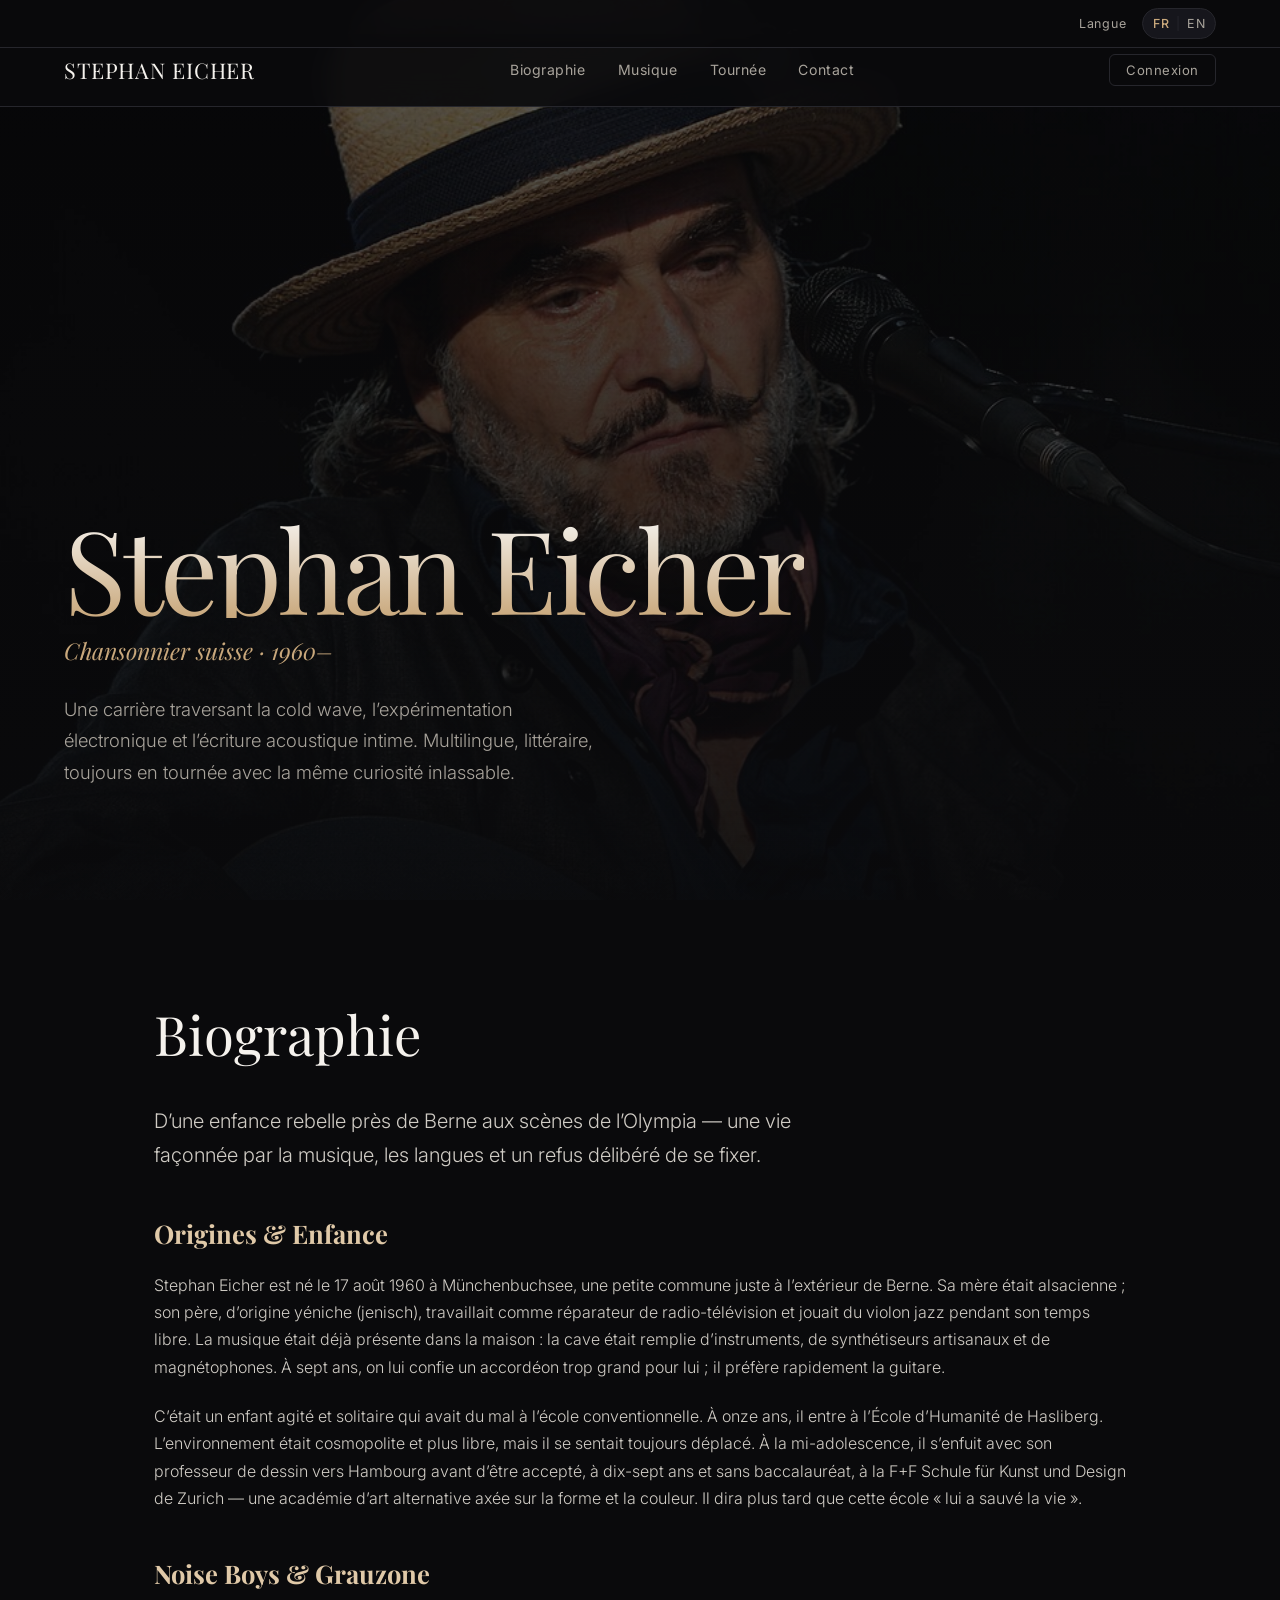
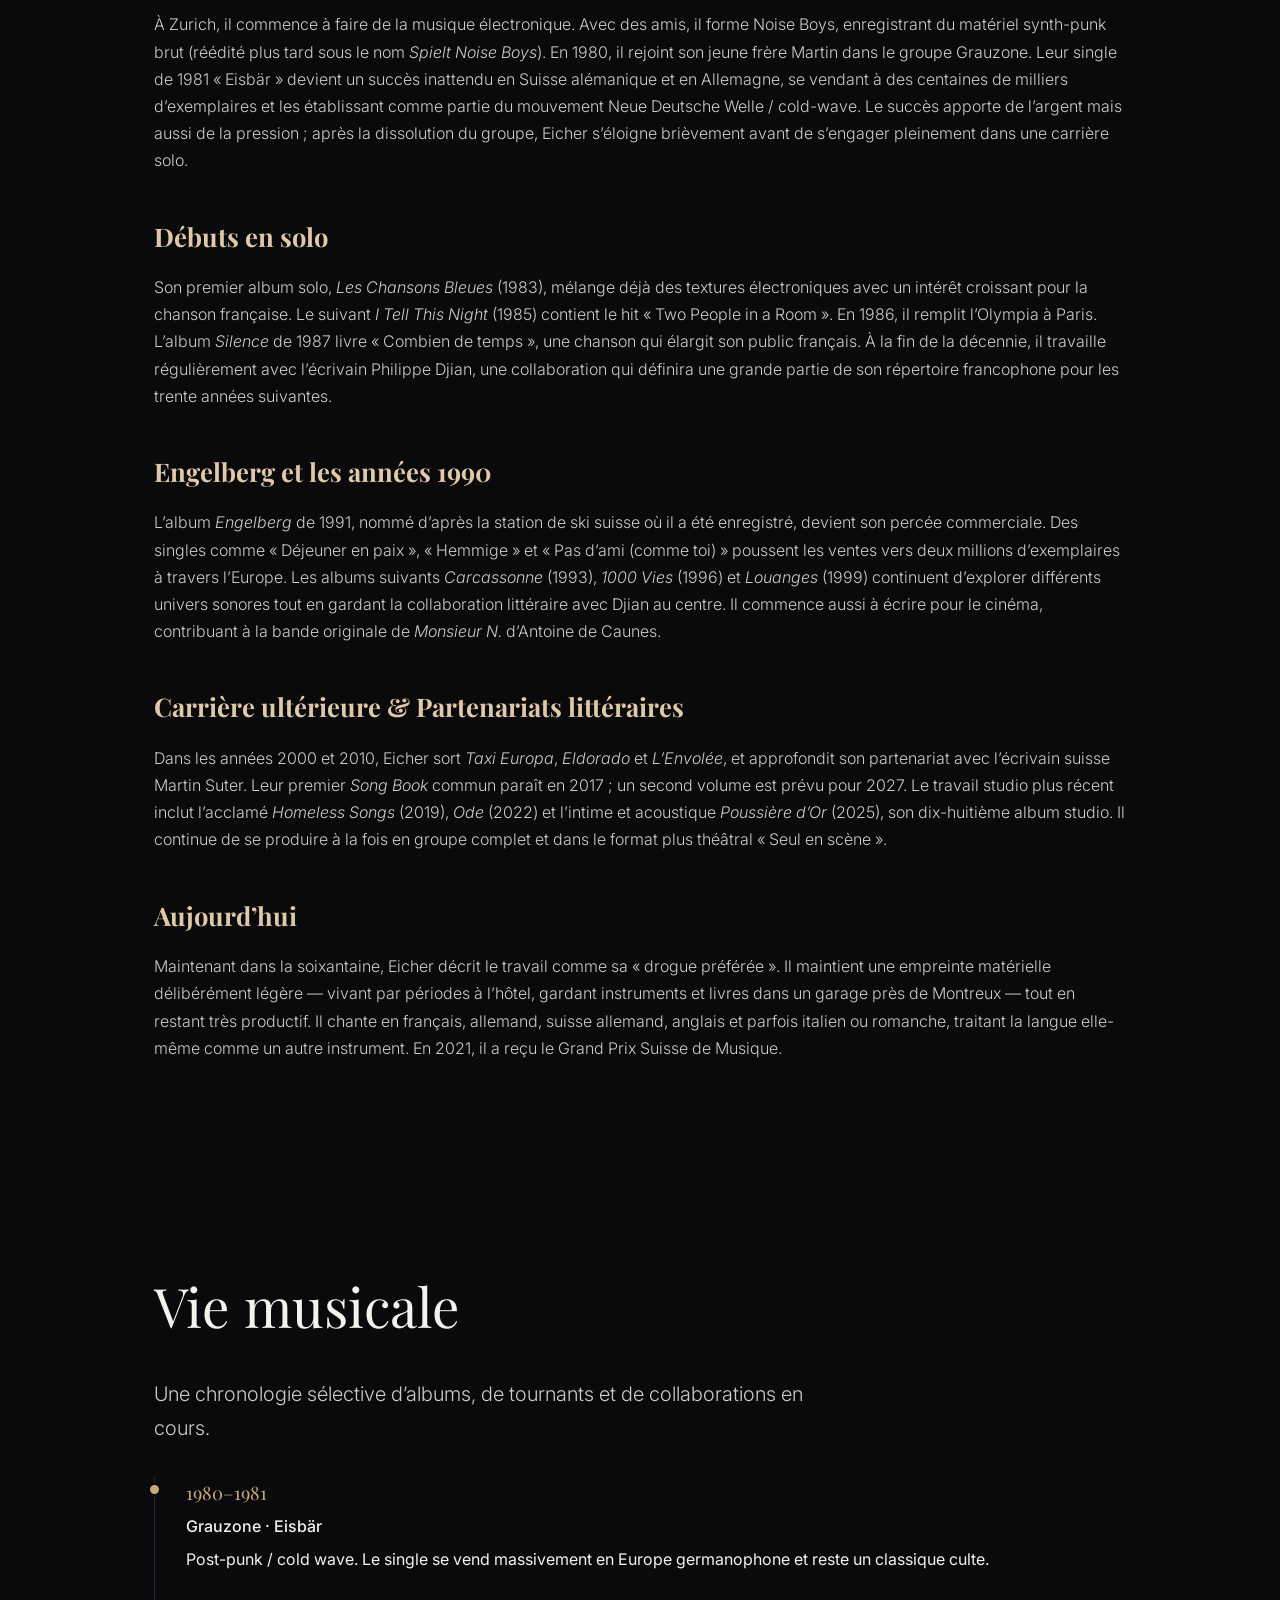
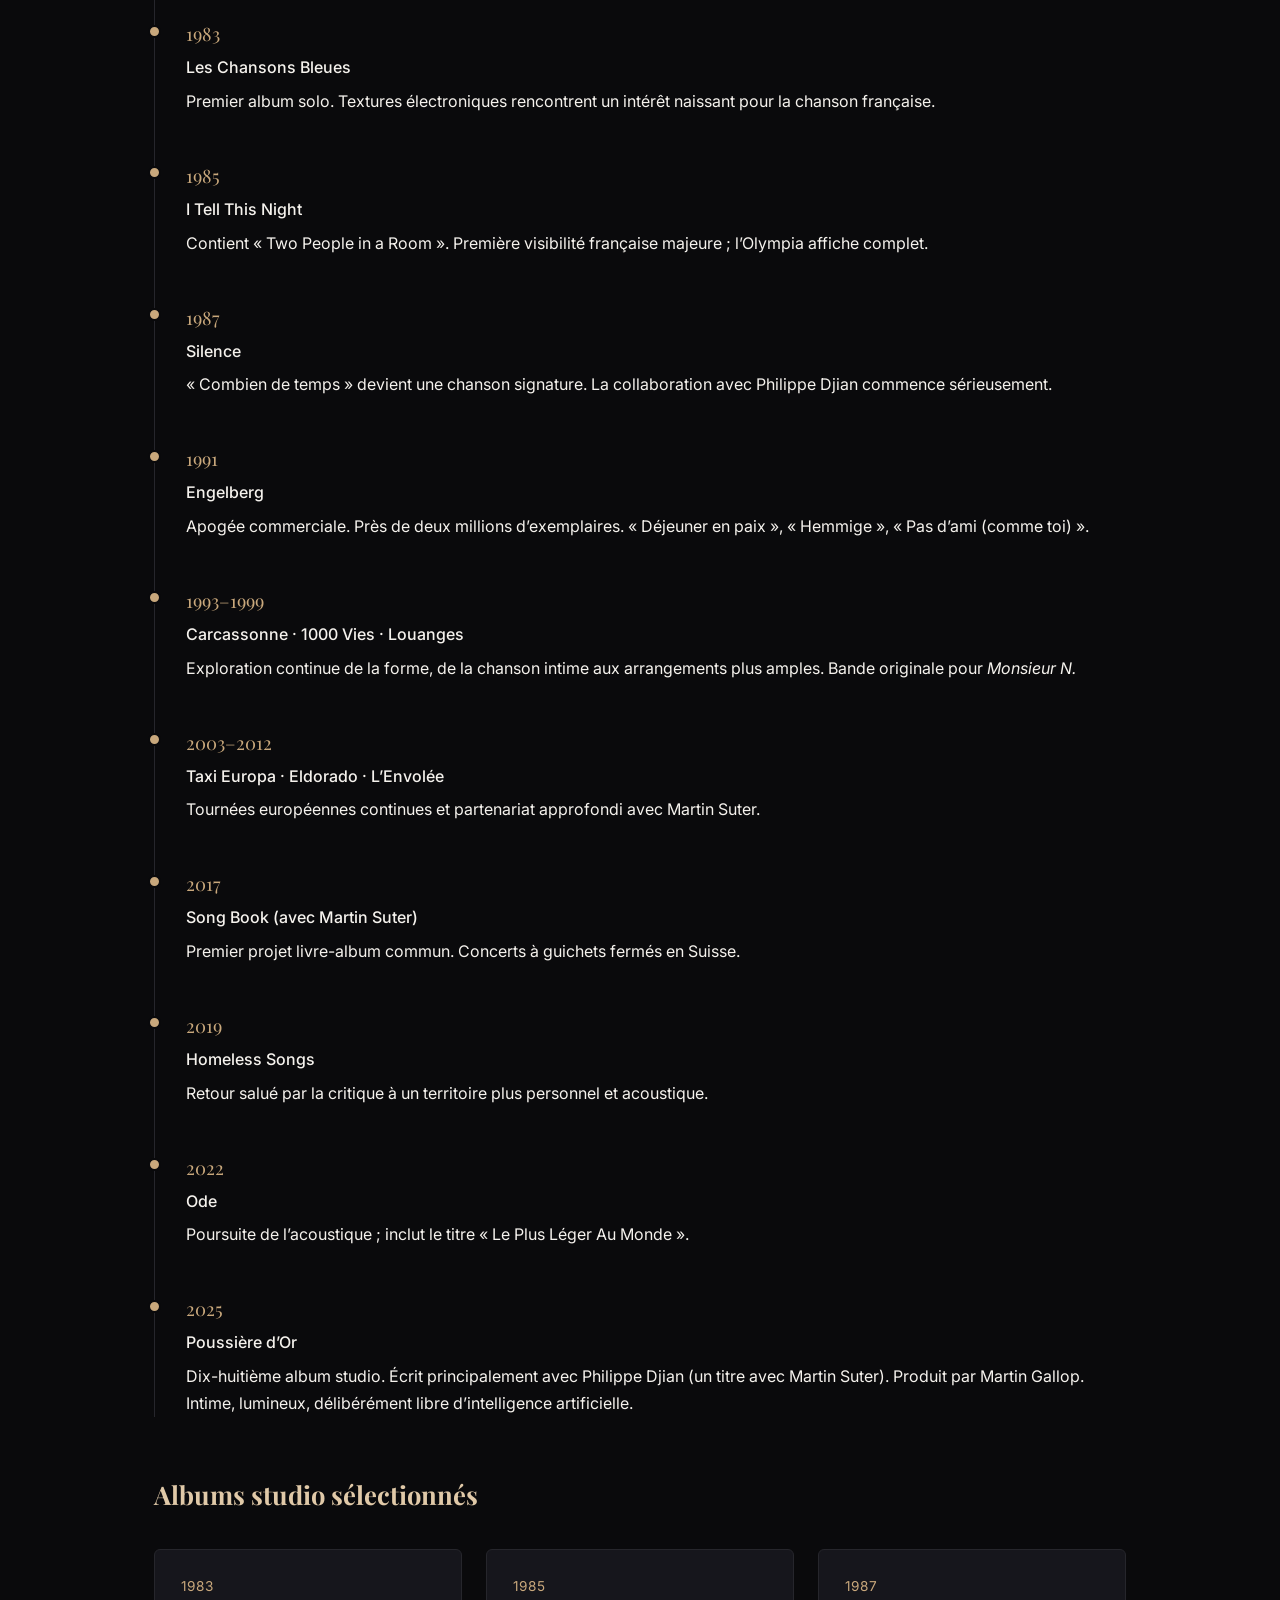
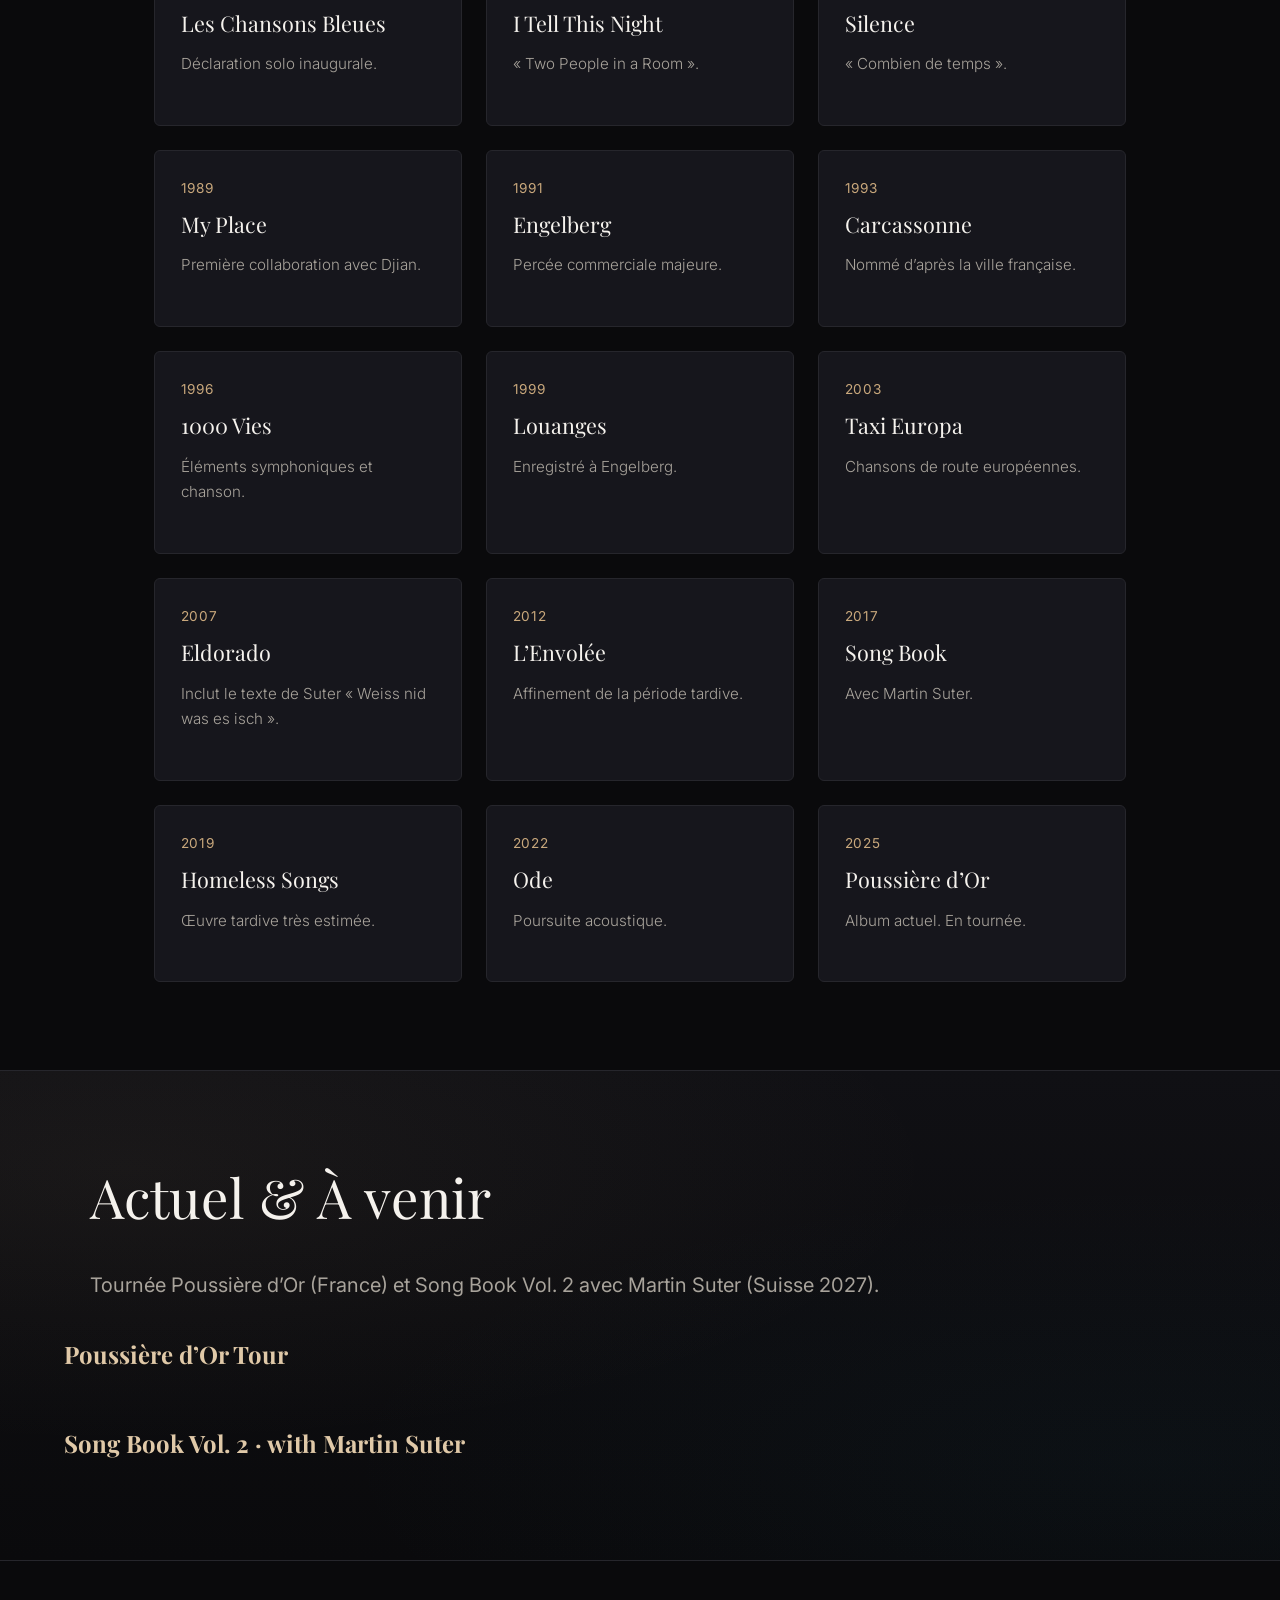
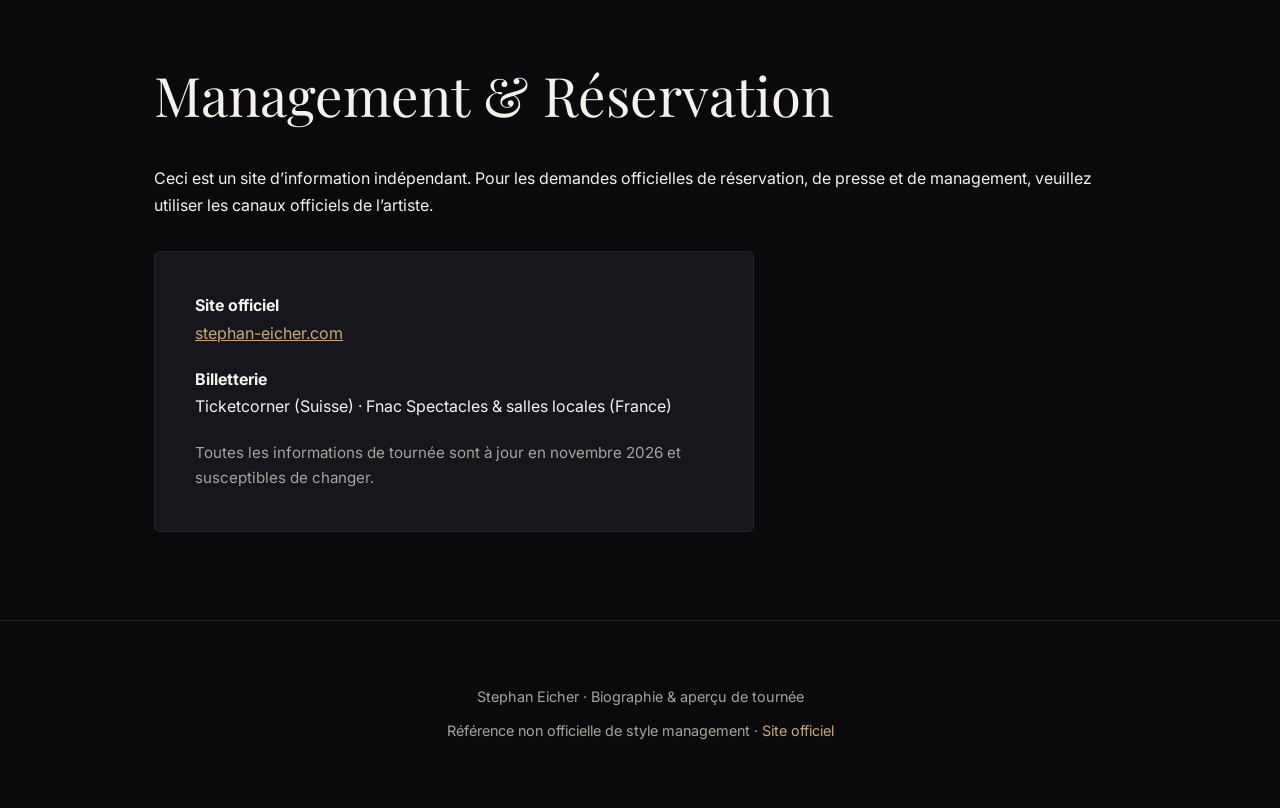
<file: index.html>
<!DOCTYPE html>
<html lang="fr">
<head>
  <meta charset="UTF-8">
  <meta name="viewport" content="width=device-width, initial-scale=1.0">
  <title>Stephan Eicher — Management & Biographie</title>
  <link href="https://fonts.googleapis.com/css2?family=Playfair+Display:ital,wght@0,400;0,600;1,400&family=Inter:wght@300;400;500;600&display=swap" rel="stylesheet">
  <link rel="stylesheet" href="style.css">
  <style>
    /* Background slideshow wrapper */
    #bg-slideshow {
      position: fixed;
      inset: 0;
      z-index: -2;
      background: #000;
    }
    #bg-slideshow .slide {
      position: absolute;
      inset: 0;
      background-size: cover;
      background-position: center 20%;
      opacity: 0;
      transition: opacity 2.5s ease-in-out;
    }
    #bg-slideshow .slide.active {
      opacity: 1;
    }
    /* Dark overlay to make text readable */
    #bg-overlay {
      position: fixed;
      inset: 0;
      z-index: -1;
      background: linear-gradient(180deg, rgba(10,10,12,0.65) 0%, rgba(10,10,12,0.95) 100%);
    }
  </style>
</head>
<body>

<!-- Background Slideshow (Loads from your images folder) -->
<div id="bg-slideshow">
  <div class="slide active" style="background-image: url('images/photo_01.jpg');"></div>
  <div class="slide" style="background-image: url('images/photo_02.jpg');"></div>
  <div class="slide" style="background-image: url('images/photo_03.jpg');"></div>
  <div class="slide" style="background-image: url('images/photo_04.jpg');"></div>
  <div class="slide" style="background-image: url('images/photo_05.jpg');"></div>
  <div class="slide" style="background-image: url('images/photo_06.jpg');"></div>
  <div class="slide" style="background-image: url('images/photo_07.jpg');"></div>
  <div class="slide" style="background-image: url('images/photo_08.jpg');"></div>
  <div class="slide" style="background-image: url('images/photo_09.jpg');"></div>
  <div class="slide" style="background-image: url('images/photo_10.jpg');"></div>
  <div class="slide" style="background-image: url('images/photo_11.jpg');"></div>
  <div class="slide" style="background-image: url('images/photo_12.jpg');"></div>
  <div class="slide" style="background-image: url('images/photo_13.jpg');"></div>
  <div class="slide" style="background-image: url('images/photo_14.jpg');"></div>
  <div class="slide" style="background-image: url('images/photo_15.jpg');"></div>
  <div class="slide" style="background-image: url('images/photo_16.jpg');"></div>
  <div class="slide" style="background-image: url('images/photo_17.jpg');"></div>
</div>
<div id="bg-overlay"></div>

<div class="lang-bar">
  <span>Langue</span>
  <div class="lang-toggle" id="langToggle" onclick="toggleLanguage()">
    <span class="active" id="langFR">FR</span>
    <span style="color:var(--line);">|</span>
    <span class="inactive" id="langEN">EN</span>
  </div>
</div>

<nav>
  <a href="#" class="logo">STEPHAN EICHER</a>
  <ul>
    <li><a href="#bio" data-fr="Biographie" data-en="Biography">Biographie</a></li>
    <li><a href="#music" data-fr="Musique" data-en="Music Life">Musique</a></li>
    <li><a href="#tour" data-fr="Tournée" data-en="Tour">Tournée</a></li>
    <li><a href="#contact" data-fr="Contact" data-en="Contact">Contact</a></li>
  </ul>
  <div class="nav-auth">
    <button onclick="openLogin()" id="loginBtn">Connexion</button>
  </div>
</nav>

<header class="hero">
  <div class="hero-content">
    <h1>Stephan Eicher</h1>
    <div class="tag" data-fr="Chansonnier suisse · 1960–" data-en="Swiss Chansonnier · 1960–">Chansonnier suisse · 1960–</div>
    <p data-fr="Une carrière traversant la cold wave, l’expérimentation électronique et l’écriture acoustique intime. Multilingue, littéraire, toujours en tournée avec la même curiosité inlassable." data-en="A career spanning cold wave, electronic experimentation and intimate acoustic songwriting. Multilingual, literary, and still touring with the same restless curiosity.">Une carrière traversant la cold wave, l’expérimentation électronique et l’écriture acoustique intime. Multilingue, littéraire, toujours en tournée avec la même curiosité inlassable.</p>
  </div>
</header>

<section id="bio" class="bio">
  <h2 data-fr="Biographie" data-en="Biography">Biographie</h2>
  <p class="lead" data-fr="D’une enfance rebelle près de Berne aux scènes de l’Olympia — une vie façonnée par la musique, les langues et un refus délibéré de se fixer." data-en="From a rebellious childhood near Bern to the stages of the Olympia and beyond — a life shaped by music, languages and a deliberate refusal to settle.">D’une enfance rebelle près de Berne aux scènes de l’Olympia — une vie façonnée par la musique, les langues et un refus délibéré de se fixer.</p>

  <h3 data-fr="Origines & Enfance" data-en="Origins & Childhood">Origines & Enfance</h3>
  <p data-fr="Stephan Eicher est né le 17 août 1960 à Münchenbuchsee, une petite commune juste à l’extérieur de Berne. Sa mère était alsacienne ; son père, d’origine yéniche (jenisch), travaillait comme réparateur de radio-télévision et jouait du violon jazz pendant son temps libre. La musique était déjà présente dans la maison : la cave était remplie d’instruments, de synthétiseurs artisanaux et de magnétophones. À sept ans, on lui confie un accordéon trop grand pour lui ; il préfère rapidement la guitare." data-en="Stephan Eicher was born on 17 August 1960 in Münchenbuchsee, a small municipality just outside Bern. His mother was Alsatian; his father, of Yeniche (Jenisch) origin, worked as a radio-television repairman and played jazz violin in his spare time. Music was already present in the household: the cellar of the family home was filled with instruments, homemade synthesizers and tape machines. At age seven he was handed an accordion that was too large for him; he quickly preferred the guitar.">Stephan Eicher est né le 17 août 1960 à Münchenbuchsee, une petite commune juste à l’extérieur de Berne. Sa mère était alsacienne ; son père, d’origine yéniche (jenisch), travaillait comme réparateur de radio-télévision et jouait du violon jazz pendant son temps libre. La musique était déjà présente dans la maison : la cave était remplie d’instruments, de synthétiseurs artisanaux et de magnétophones. À sept ans, on lui confie un accordéon trop grand pour lui ; il préfère rapidement la guitare.</p>
  <p data-fr="C’était un enfant agité et solitaire qui avait du mal à l’école conventionnelle. À onze ans, il entre à l’École d’Humanité de Hasliberg. L’environnement était cosmopolite et plus libre, mais il se sentait toujours déplacé. À la mi-adolescence, il s’enfuit avec son professeur de dessin vers Hambourg avant d’être accepté, à dix-sept ans et sans baccalauréat, à la F+F Schule für Kunst und Design de Zurich — une académie d’art alternative axée sur la forme et la couleur. Il dira plus tard que cette école « lui a sauvé la vie »." data-en="He was a restless, solitary child who struggled in conventional school. At eleven he entered the progressive École d’Humanité boarding school in Hasliberg. The environment was cosmopolitan and freer, but he still felt out of place. In his mid-teens he ran away with his drawing teacher toward Hamburg before being accepted, at seventeen and without a baccalaureate, into the F+F Schule für Kunst und Design in Zurich — an alternative art academy focused on form and colour. He later said the school “saved my life.”">C’était un enfant agité et solitaire qui avait du mal à l’école conventionnelle. À onze ans, il entre à l’École d’Humanité de Hasliberg. L’environnement était cosmopolite et plus libre, mais il se sentait toujours déplacé. À la mi-adolescence, il s’enfuit avec son professeur de dessin vers Hambourg avant d’être accepté, à dix-sept ans et sans baccalauréat, à la F+F Schule für Kunst und Design de Zurich — une académie d’art alternative axée sur la forme et la couleur. Il dira plus tard que cette école « lui a sauvé la vie ».</p>

  <h3 data-fr="Noise Boys & Grauzone" data-en="Noise Boys & Grauzone">Noise Boys & Grauzone</h3>
  <p data-fr="À Zurich, il commence à faire de la musique électronique. Avec des amis, il forme Noise Boys, enregistrant du matériel synth-punk brut (réédité plus tard sous le nom <em>Spielt Noise Boys</em>). En 1980, il rejoint son jeune frère Martin dans le groupe Grauzone. Leur single de 1981 « Eisbär » devient un succès inattendu en Suisse alémanique et en Allemagne, se vendant à des centaines de milliers d’exemplaires et les établissant comme partie du mouvement Neue Deutsche Welle / cold-wave. Le succès apporte de l’argent mais aussi de la pression ; après la dissolution du groupe, Eicher s’éloigne brièvement avant de s’engager pleinement dans une carrière solo." data-en="In Zurich he began making electronic music. With friends he formed Noise Boys, recording raw synth-punk material (later reissued as <em>Spielt Noise Boys</em>). In 1980 he joined his younger brother Martin in the band Grauzone. Their 1981 single “Eisbär” became an unexpected hit across German-speaking Switzerland and Germany, selling hundreds of thousands of copies and establishing them as part of the Neue Deutsche Welle / cold-wave moment. The success brought money but also pressure; after the band dissolved, Eicher stepped away briefly before committing fully to a solo path.">À Zurich, il commence à faire de la musique électronique. Avec des amis, il forme Noise Boys, enregistrant du matériel synth-punk brut (réédité plus tard sous le nom <em>Spielt Noise Boys</em>). En 1980, il rejoint son jeune frère Martin dans le groupe Grauzone. Leur single de 1981 « Eisbär » devient un succès inattendu en Suisse alémanique et en Allemagne, se vendant à des centaines de milliers d’exemplaires et les établissant comme partie du mouvement Neue Deutsche Welle / cold-wave. Le succès apporte de l’argent mais aussi de la pression ; après la dissolution du groupe, Eicher s’éloigne brièvement avant de s’engager pleinement dans une carrière solo.</p>

  <h3 data-fr="Débuts en solo" data-en="Solo Beginnings">Débuts en solo</h3>
  <p data-fr="Son premier album solo, <em>Les Chansons Bleues</em> (1983), mélange déjà des textures électroniques avec un intérêt croissant pour la chanson française. Le suivant <em>I Tell This Night</em> (1985) contient le hit « Two People in a Room ». En 1986, il remplit l’Olympia à Paris. L’album <em>Silence</em> de 1987 livre « Combien de temps », une chanson qui élargit son public français. À la fin de la décennie, il travaille régulièrement avec l’écrivain Philippe Djian, une collaboration qui définira une grande partie de son répertoire francophone pour les trente années suivantes." data-en="His first solo album, <em>Les Chansons Bleues</em> (1983), already mixed electronic textures with a growing interest in French song. The follow-up <em>I Tell This Night</em> (1985) contained the hit “Two People in a Room.” In 1986 he sold out the Olympia in Paris. The 1987 album <em>Silence</em> delivered “Combien de temps,” a song that widened his French audience. By the end of the decade he was working regularly with the writer Philippe Djian, a collaboration that would define much of his French-language repertoire for the next thirty years.">Son premier album solo, <em>Les Chansons Bleues</em> (1983), mélange déjà des textures électroniques avec un intérêt croissant pour la chanson française. Le suivant <em>I Tell This Night</em> (1985) contient le hit « Two People in a Room ». En 1986, il remplit l’Olympia à Paris. L’album <em>Silence</em> de 1987 livre « Combien de temps », une chanson qui élargit son public français. À la fin de la décennie, il travaille régulièrement avec l’écrivain Philippe Djian, une collaboration qui définira une grande partie de son répertoire francophone pour les trente années suivantes.</p>

  <h3 data-fr="Engelberg et les années 1990" data-en="Engelberg and the 1990s">Engelberg et les années 1990</h3>
  <p data-fr="L’album <em>Engelberg</em> de 1991, nommé d’après la station de ski suisse où il a été enregistré, devient son percée commerciale. Des singles comme « Déjeuner en paix », « Hemmige » et « Pas d’ami (comme toi) » poussent les ventes vers deux millions d’exemplaires à travers l’Europe. Les albums suivants <em>Carcassonne</em> (1993), <em>1000 Vies</em> (1996) et <em>Louanges</em> (1999) continuent d’explorer différents univers sonores tout en gardant la collaboration littéraire avec Djian au centre. Il commence aussi à écrire pour le cinéma, contribuant à la bande originale de <em>Monsieur N.</em> d’Antoine de Caunes." data-en="The 1991 album <em>Engelberg</em>, named after the Swiss ski resort where it was recorded, became his commercial breakthrough. Singles such as “Déjeuner en paix,” “Hemmige” and “Pas d’ami (comme toi)” pushed sales toward two million copies across Europe. Subsequent albums <em>Carcassonne</em> (1993), <em>1000 Vies</em> (1996) and <em>Louanges</em> (1999) continued to explore different sonic worlds while keeping the literary collaboration with Djian at the centre. He also began writing for film, contributing the score for Antoine de Caunes’ <em>Monsieur N.</em>">L’album <em>Engelberg</em> de 1991, nommé d’après la station de ski suisse où il a été enregistré, devient son percée commerciale. Des singles comme « Déjeuner en paix », « Hemmige » et « Pas d’ami (comme toi) » poussent les ventes vers deux millions d’exemplaires à travers l’Europe. Les albums suivants <em>Carcassonne</em> (1993), <em>1000 Vies</em> (1996) et <em>Louanges</em> (1999) continuent d’explorer différents univers sonores tout en gardant la collaboration littéraire avec Djian au centre. Il commence aussi à écrire pour le cinéma, contribuant à la bande originale de <em>Monsieur N.</em> d’Antoine de Caunes.</p>

  <h3 data-fr="Carrière ultérieure & Partenariats littéraires" data-en="Later Career & Literary Partnerships">Carrière ultérieure & Partenariats littéraires</h3>
  <p data-fr="Dans les années 2000 et 2010, Eicher sort <em>Taxi Europa</em>, <em>Eldorado</em> et <em>L’Envolée</em>, et approfondit son partenariat avec l’écrivain suisse Martin Suter. Leur premier <em>Song Book</em> commun paraît en 2017 ; un second volume est prévu pour 2027. Le travail studio plus récent inclut l’acclamé <em>Homeless Songs</em> (2019), <em>Ode</em> (2022) et l’intime et acoustique <em>Poussière d’Or</em> (2025), son dix-huitième album studio. Il continue de se produire à la fois en groupe complet et dans le format plus théâtral « Seul en scène »." data-en="In the 2000s and 2010s Eicher released <em>Taxi Europa</em>, <em>Eldorado</em> and <em>L’Envolée</em>, and deepened his partnership with the Swiss writer Martin Suter. Their first joint <em>Song Book</em> appeared in 2017; a second volume is scheduled for 2027. More recent studio work includes the acclaimed <em>Homeless Songs</em> (2019), <em>Ode</em> (2022) and the intimate, acoustic <em>Poussière d’Or</em> (2025), his eighteenth studio album. He continues to perform both full-band shows and the more theatrical “Seul en scène” format.">Dans les années 2000 et 2010, Eicher sort <em>Taxi Europa</em>, <em>Eldorado</em> et <em>L’Envolée</em>, et approfondit son partenariat avec l’écrivain suisse Martin Suter. Leur premier <em>Song Book</em> commun paraît en 2017 ; un second volume est prévu pour 2027. Le travail studio plus récent inclut l’acclamé <em>Homeless Songs</em> (2019), <em>Ode</em> (2022) et l’intime et acoustique <em>Poussière d’Or</em> (2025), son dix-huitième album studio. Il continue de se produire à la fois en groupe complet et dans le format plus théâtral « Seul en scène ».</p>

  <h3 data-fr="Aujourd’hui" data-en="Today">Aujourd’hui</h3>
  <p data-fr="Maintenant dans la soixantaine, Eicher décrit le travail comme sa « drogue préférée ». Il maintient une empreinte matérielle délibérément légère — vivant par périodes à l’hôtel, gardant instruments et livres dans un garage près de Montreux — tout en restant très productif. Il chante en français, allemand, suisse allemand, anglais et parfois italien ou romanche, traitant la langue elle-même comme un autre instrument. En 2021, il a reçu le Grand Prix Suisse de Musique." data-en="Now in his mid-sixties, Eicher describes work as his “favourite drug.” He maintains a deliberately light material footprint — living for periods in hotels, keeping instruments and books in a garage near Montreux — while remaining highly productive. He sings in French, German, Swiss German, English and occasionally Italian or Romansh, treating language itself as another instrument. In 2021 he received the Swiss Grand Prix Musik.">Maintenant dans la soixantaine, Eicher décrit le travail comme sa « drogue préférée ». Il maintient une empreinte matérielle délibérément légère — vivant par périodes à l’hôtel, gardant instruments et livres dans un garage près de Montreux — tout en restant très productif. Il chante en français, allemand, suisse allemand, anglais et parfois italien ou romanche, traitant la langue elle-même comme un autre instrument. En 2021, il a reçu le Grand Prix Suisse de Musique.</p>
</section>

<section id="music" class="music">
  <h2 data-fr="Vie musicale" data-en="Musical Life">Vie musicale</h2>
  <p class="lead" data-fr="Une chronologie sélective d’albums, de tournants et de collaborations en cours." data-en="A selective chronology of albums, turning points and ongoing collaborations.">Une chronologie sélective d’albums, de tournants et de collaborations en cours.</p>

  <div class="timeline">
    <div class="timeline-item"><div class="year">1980–1981</div><strong>Grauzone · Eisbär</strong><span data-fr="Post-punk / cold wave. Le single se vend massivement en Europe germanophone et reste un classique culte." data-en="Post-punk / cold wave. The single sells massively in German-speaking Europe and remains a cult classic.">Post-punk / cold wave. Le single se vend massivement en Europe germanophone et reste un classique culte.</span></div>
    <div class="timeline-item"><div class="year">1983</div><strong>Les Chansons Bleues</strong><span data-fr="Premier album solo. Textures électroniques rencontrent un intérêt naissant pour la chanson française." data-en="First solo album. Electronic textures meet an emerging interest in French chanson.">Premier album solo. Textures électroniques rencontrent un intérêt naissant pour la chanson française.</span></div>
    <div class="timeline-item"><div class="year">1985</div><strong>I Tell This Night</strong><span data-fr="Contient « Two People in a Room ». Première visibilité française majeure ; l’Olympia affiche complet." data-en="Contains “Two People in a Room.” First major French visibility; Olympia sell-out follows.">Contient « Two People in a Room ». Première visibilité française majeure ; l’Olympia affiche complet.</span></div>
    <div class="timeline-item"><div class="year">1987</div><strong>Silence</strong><span data-fr="« Combien de temps » devient une chanson signature. La collaboration avec Philippe Djian commence sérieusement." data-en="“Combien de temps” becomes a signature song. Collaboration with Philippe Djian begins in earnest.">« Combien de temps » devient une chanson signature. La collaboration avec Philippe Djian commence sérieusement.</span></div>
    <div class="timeline-item"><div class="year">1991</div><strong>Engelberg</strong><span data-fr="Apogée commerciale. Près de deux millions d’exemplaires. « Déjeuner en paix », « Hemmige », « Pas d’ami (comme toi) »." data-en="Commercial peak. Nearly two million copies. “Déjeuner en paix,” “Hemmige,” “Pas d’ami (comme toi).”">Apogée commerciale. Près de deux millions d’exemplaires. « Déjeuner en paix », « Hemmige », « Pas d’ami (comme toi) ».</span></div>
    <div class="timeline-item"><div class="year">1993–1999</div><strong>Carcassonne · 1000 Vies · Louanges</strong><span data-fr="Exploration continue de la forme, de la chanson intime aux arrangements plus amples. Bande originale pour <em>Monsieur N.</em>" data-en="Continued exploration of form, from intimate song to larger arrangements. Film score for <em>Monsieur N.</em>">Exploration continue de la forme, de la chanson intime aux arrangements plus amples. Bande originale pour <em>Monsieur N.</em></span></div>
    <div class="timeline-item"><div class="year">2003–2012</div><strong>Taxi Europa · Eldorado · L’Envolée</strong><span data-fr="Tournées européennes continues et partenariat approfondi avec Martin Suter." data-en="Further European touring and the deepening partnership with Martin Suter.">Tournées européennes continues et partenariat approfondi avec Martin Suter.</span></div>
    <div class="timeline-item"><div class="year">2017</div><strong>Song Book (avec Martin Suter)</strong><span data-fr="Premier projet livre-album commun. Concerts à guichets fermés en Suisse." data-en="First joint book-and-album project. Sold-out concerts in Switzerland.">Premier projet livre-album commun. Concerts à guichets fermés en Suisse.</span></div>
    <div class="timeline-item"><div class="year">2019</div><strong>Homeless Songs</strong><span data-fr="Retour salué par la critique à un territoire plus personnel et acoustique." data-en="Critically praised return to more personal, acoustic territory.">Retour salué par la critique à un territoire plus personnel et acoustique.</span></div>
    <div class="timeline-item"><div class="year">2022</div><strong>Ode</strong><span data-fr="Poursuite de l’acoustique ; inclut le titre « Le Plus Léger Au Monde »." data-en="Continued acoustic focus; includes the track “Le Plus Léger Au Monde.”">Poursuite de l’acoustique ; inclut le titre « Le Plus Léger Au Monde ».</span></div>
    <div class="timeline-item"><div class="year">2025</div><strong>Poussière d’Or</strong><span data-fr="Dix-huitième album studio. Écrit principalement avec Philippe Djian (un titre avec Martin Suter). Produit par Martin Gallop. Intime, lumineux, délibérément libre d’intelligence artificielle." data-en="Eighteenth studio album. Written primarily with Philippe Djian (one track with Martin Suter). Produced by Martin Gallop. Intimate, luminous, deliberately free of artificial intelligence.">Dix-huitième album studio. Écrit principalement avec Philippe Djian (un titre avec Martin Suter). Produit par Martin Gallop. Intime, lumineux, délibérément libre d’intelligence artificielle.</span></div>
  </div>

  <h3 style="margin-top:3.5rem;" data-fr="Albums studio sélectionnés" data-en="Selected Studio Albums">Albums studio sélectionnés</h3>
  
  <div class="album-grid">
    <a href="https://www.youtube.com/watch?v=1a2b3c4d5e6" target="_blank" rel="noopener" class="album-card">
      <div class="year">1983</div><h4>Les Chansons Bleues</h4><p data-fr="Déclaration solo inaugurale." data-en="Debut solo statement.">Déclaration solo inaugurale.</p>
    </a>
    <a href="https://www.youtube.com/watch?v=Y7S1q-J27Q4" target="_blank" rel="noopener" class="album-card">
      <div class="year">1985</div><h4>I Tell This Night</h4><p data-fr="« Two People in a Room »." data-en="“Two People in a Room.”">« Two People in a Room ».</p>
    </a>
    <a href="https://www.youtube.com/watch?v=7Xf-L8bGqK8" target="_blank" rel="noopener" class="album-card">
      <div class="year">1987</div><h4>Silence</h4><p data-fr="« Combien de temps »." data-en="“Combien de temps.”">« Combien de temps ».</p>
    </a>
    <a href="https://www.youtube.com/watch?v=Hk2f3r0K1zM" target="_blank" rel="noopener" class="album-card">
      <div class="year">1989</div><h4>My Place</h4><p data-fr="Première collaboration avec Djian." data-en="Early Djian collaboration.">Première collaboration avec Djian.</p>
    </a>
    <a href="https://www.youtube.com/watch?v=K4kL9mN2pQ0" target="_blank" rel="noopener" class="album-card">
      <div class="year">1991</div><h4>Engelberg</h4><p data-fr="Percée commerciale majeure." data-en="Major commercial breakthrough.">Percée commerciale majeure.</p>
    </a>
    <a href="https://www.youtube.com/watch?v=8P2rR4sQ1L8" target="_blank" rel="noopener" class="album-card">
      <div class="year">1993</div><h4>Carcassonne</h4><p data-fr="Nommé d’après la ville française." data-en="Named for the French city.">Nommé d’après la ville française.</p>
    </a>
    <a href="https://www.youtube.com/watch?v=5L2kM8nQ4R1" target="_blank" rel="noopener" class="album-card">
      <div class="year">1996</div><h4>1000 Vies</h4><p data-fr="Éléments symphoniques et chanson." data-en="Symphonic and chanson elements.">Éléments symphoniques et chanson.</p>
    </a>
    <a href="https://www.youtube.com/watch?v=1J4kL2mN8Q0" target="_blank" rel="noopener" class="album-card">
      <div class="year">1999</div><h4>Louanges</h4><p data-fr="Enregistré à Engelberg." data-en="Recorded in Engelberg.">Enregistré à Engelberg.</p>
    </a>
    <a href="https://www.youtube.com/watch?v=2R4sT6uV8w0" target="_blank" rel="noopener" class="album-card">
      <div class="year">2003</div><h4>Taxi Europa</h4><p data-fr="Chansons de route européennes." data-en="European road songs.">Chansons de route européennes.</p>
    </a>
    <a href="https://www.youtube.com/watch?v=9X2kL4mN6Q8" target="_blank" rel="noopener" class="album-card">
      <div class="year">2007</div><h4>Eldorado</h4><p data-fr="Inclut le texte de Suter « Weiss nid was es isch »." data-en="Includes Suter lyric “Weiss nid was es isch.”">Inclut le texte de Suter « Weiss nid was es isch ».</p>
    </a>
    <a href="https://www.youtube.com/watch?v=3J5kM7nP9Q1" target="_blank" rel="noopener" class="album-card">
      <div class="year">2012</div><h4>L’Envolée</h4><p data-fr="Affinement de la période tardive." data-en="Later-period refinement.">Affinement de la période tardive.</p>
    </a>
    <a href="https://www.youtube.com/watch?v=4K6lN8oQ0R2" target="_blank" rel="noopener" class="album-card">
      <div class="year">2017</div><h4>Song Book</h4><p data-fr="Avec Martin Suter." data-en="With Martin Suter.">Avec Martin Suter.</p>
    </a>
    <a href="https://www.youtube.com/watch?v=5L7mO9pR1S3" target="_blank" rel="noopener" class="album-card">
      <div class="year">2019</div><h4>Homeless Songs</h4><p data-fr="Œuvre tardive très estimée." data-en="Highly regarded late work.">Œuvre tardive très estimée.</p>
    </a>
    <a href="https://www.youtube.com/watch?v=6M8nP0qS2T4" target="_blank" rel="noopener" class="album-card">
      <div class="year">2022</div><h4>Ode</h4><p data-fr="Poursuite acoustique." data-en="Acoustic continuation.">Poursuite acoustique.</p>
    </a>
    <a href="https://www.youtube.com/@StephanEicherOfficial" target="_blank" rel="noopener" class="album-card">
      <div class="year">2025</div><h4>Poussière d’Or</h4><p data-fr="Album actuel. En tournée." data-en="Current album. On tour.">Album actuel. En tournée.</p>
    </a>
  </div>
</section>

<section id="tour" class="tour-section">
  <h2 data-fr="Actuel & À venir" data-en="Current & Upcoming">Actuel & À venir</h2>
  <p class="lead" style="color:var(--muted);" data-fr="Tournée Poussière d’Or (France) et Song Book Vol. 2 avec Martin Suter (Suisse 2027)." data-en="Poussière d’Or Tour (France) and Song Book Vol. 2 with Martin Suter (Switzerland 2027).">Tournée Poussière d’Or (France) et Song Book Vol. 2 avec Martin Suter (Suisse 2027).</p>

  <h3 style="font-family:'Playfair Display',serif; font-size:1.5rem; margin:2rem 0 1rem; color:var(--gold-soft);">Poussière d’Or Tour</h3>
  <div id="tourDatesFR"></div>

  <h3 style="font-family:'Playfair Display',serif; font-size:1.5rem; margin:3rem 0 1rem; color:var(--gold-soft);">Song Book Vol. 2 · with Martin Suter</h3>
  <div id="songbookDates"></div>
</section>

<section id="contact">
  <h2 data-fr="Management & Réservation" data-en="Management & Booking">Management & Réservation</h2>
  <p data-fr="Ceci est un site d’information indépendant. Pour les demandes officielles de réservation, de presse et de management, veuillez utiliser les canaux officiels de l’artiste." data-en="This is an independent informational site. For official booking, press and management inquiries please use the artist’s official channels.">Ceci est un site d’information indépendant. Pour les demandes officielles de réservation, de presse et de management, veuillez utiliser les canaux officiels de l’artiste.</p>
  <div class="contact-box">
    <p><strong>Site officiel</strong><br><a href="https://www.stephan-eicher.com" style="color:var(--gold);">stephan-eicher.com</a></p>
    <p style="margin-top:1.2rem;"><strong>Billetterie</strong><br>Ticketcorner (Suisse) · Fnac Spectacles & salles locales (France)</p>
    <p style="margin-top:1.2rem; color:var(--muted); font-size:0.95rem;" data-fr="Toutes les informations de tournée sont à jour en novembre 2026 et susceptibles de changer." data-en="All tour information current as of November 2026 and subject to change.">Toutes les informations de tournée sont à jour en novembre 2026 et susceptibles de changer.</p>
  </div>
</section>

<footer>
  <p>Stephan Eicher · <span data-fr="Biographie & aperçu de tournée" data-en="Artist biography & tour overview">Biographie & aperçu de tournée</span></p>
  <p style="margin-top:0.6rem;"><span data-fr="Référence non officielle de style management" data-en="Unofficial management-style reference">Référence non officielle de style management</span> · <a href="https://www.stephan-eicher.com">Site officiel</a></p>
</footer>

<!-- ========== MODALS ========== -->
<div class="modal-overlay" id="loginModal">
  <div class="modal-box">
    <h3 data-fr="Connexion <span>Client</span>" data-en="Customer <span>Login</span>">Connexion <span>Client</span></h3>
    <p style="color:var(--muted); font-size:0.9rem; margin-bottom:1.5rem;" data-fr="Connectez-vous pour accéder à votre tableau de bord et gérer vos réservations." data-en="Log in to access your dashboard and manage your bookings.">Connectez-vous pour accéder à votre tableau de bord et gérer vos réservations.</p>
    <label data-fr="Nom d’utilisateur" data-en="Username">Nom d’utilisateur</label>
    <input type="text" id="loginUser" placeholder="client" value="client">
    <label data-fr="Mot de passe" data-en="Password">Mot de passe</label>
    <input type="password" id="loginPass" placeholder="••••••••" value="client123">
    <div class="modal-actions">
      <button class="btn-secondary" onclick="closeModal('loginModal')" data-fr="Annuler" data-en="Cancel">Annuler</button>
      <button class="btn-primary" onclick="handleLogin()" data-fr="Se connecter" data-en="Log in">Se connecter</button>
    </div>
    <p class="modal-hint" data-fr="Démo : <code>client</code> / <code>client123</code>" data-en="Demo: <code>client</code> / <code>client123</code>">Démo : <code>client</code> / <code>client123</code></p>
  </div>
</div>

<!-- Customer Dashboard -->
<div class="dashboard-overlay" id="dashboardOverlay">
  <div class="buffer-screen" id="bufferScreen">
    <div class="flux-logo">FLUX<span>BANK</span></div>
    <div class="buffer-ring"></div>
    <div class="buffer-text" data-fr="Préparation de votre espace client..." data-en="Preparing your customer space...">Préparation de votre espace client...</div>
    <div class="buffer-countdown" id="bufferCountdown">7</div>
    <div class="buffer-bar"><div class="fill" id="bufferFill"></div></div>
  </div>

  <div class="dashboard-panel" id="dashboardPanel">
    <div class="dash-header">
      <div>
        <div class="dash-title"><span>Flux</span> Dashboard</div>
        <div style="font-size:0.8rem; color:var(--muted);" id="dashWelcome">Welcome back</div>
      </div>
      <div style="display:flex; gap:0.8rem; align-items:center;">
        <span class="flux-tag">Client</span>
        <button class="dash-close" onclick="closeDashboard()">✕</button>
      </div>
    </div>
    <div class="dash-body">
      <div class="dash-welcome">
        <div>
          <h3 id="dashUserName">Hello, Client</h3>
          <p data-fr="Voici votre ticket et vos réservations à venir." data-en="Here's your ticket and upcoming bookings.">Voici votre ticket et vos réservations à venir.</p>
        </div>
        <button class="btn-primary" style="padding:0.6rem 1.2rem; font-size:0.85rem;" onclick="openBookingForm()" data-fr="Nouvelle réservation" data-en="New booking">Nouvelle réservation</button>
      </div>

      <div class="ticket-view" id="customerTicketView"></div>

      <div>
        <h4 style="font-family:'Playfair Display',serif; font-size:1.2rem; margin-bottom:0.8rem;" data-fr="Toutes mes réservations" data-en="All my bookings">Toutes mes réservations</h4>
        <div class="dash-bookings" id="dashBookings"></div>
      </div>
    </div>
    <div class="dash-footer">
      <span data-fr="Propulsé par Flux Bank" data-en="Powered by Flux Bank">Propulsé par Flux Bank</span>
      <a href="#" onclick="closeDashboard()" data-fr="Se déconnecter" data-en="Log out">Se déconnecter</a>
    </div>
  </div>
</div>

<!-- Booking Form Modal -->
<div class="modal-overlay" id="bookingModal">
  <div class="modal-box">
    <h3 data-fr="Nouvelle <span>réservation</span>" data-en="New <span>booking</span>">Nouvelle <span>réservation</span></h3>
    <label data-fr="Date du concert" data-en="Concert date">Date du concert</label>
    <input type="date" id="bookingDate">
    <label data-fr="Lieu" data-en="Venue">Lieu</label>
    <input type="text" id="bookingVenue" placeholder="Ex: Olympia, Paris">
    <div class="modal-actions">
      <button class="btn-secondary" onclick="closeModal('bookingModal')" data-fr="Annuler" data-en="Cancel">Annuler</button>
      <button class="btn-primary" onclick="submitBooking()" data-fr="Réserver" data-en="Book">Réserver</button>
    </div>
  </div>
</div>

<script>
  // Slideshow Logic (Changes every 5 seconds)
  let currentSlide = 0;
  const slides = document.querySelectorAll('#bg-slideshow .slide');
  
  setInterval(() => {
    if (slides.length === 0) return;
    slides[currentSlide].classList.remove('active');
    currentSlide = (currentSlide + 1) % slides.length;
    slides[currentSlide].classList.add('active');
  }, 5000);
</script>

<!-- Your standard site scripts -->
<script src="script.js"></script>
</body>
</html>
</file>
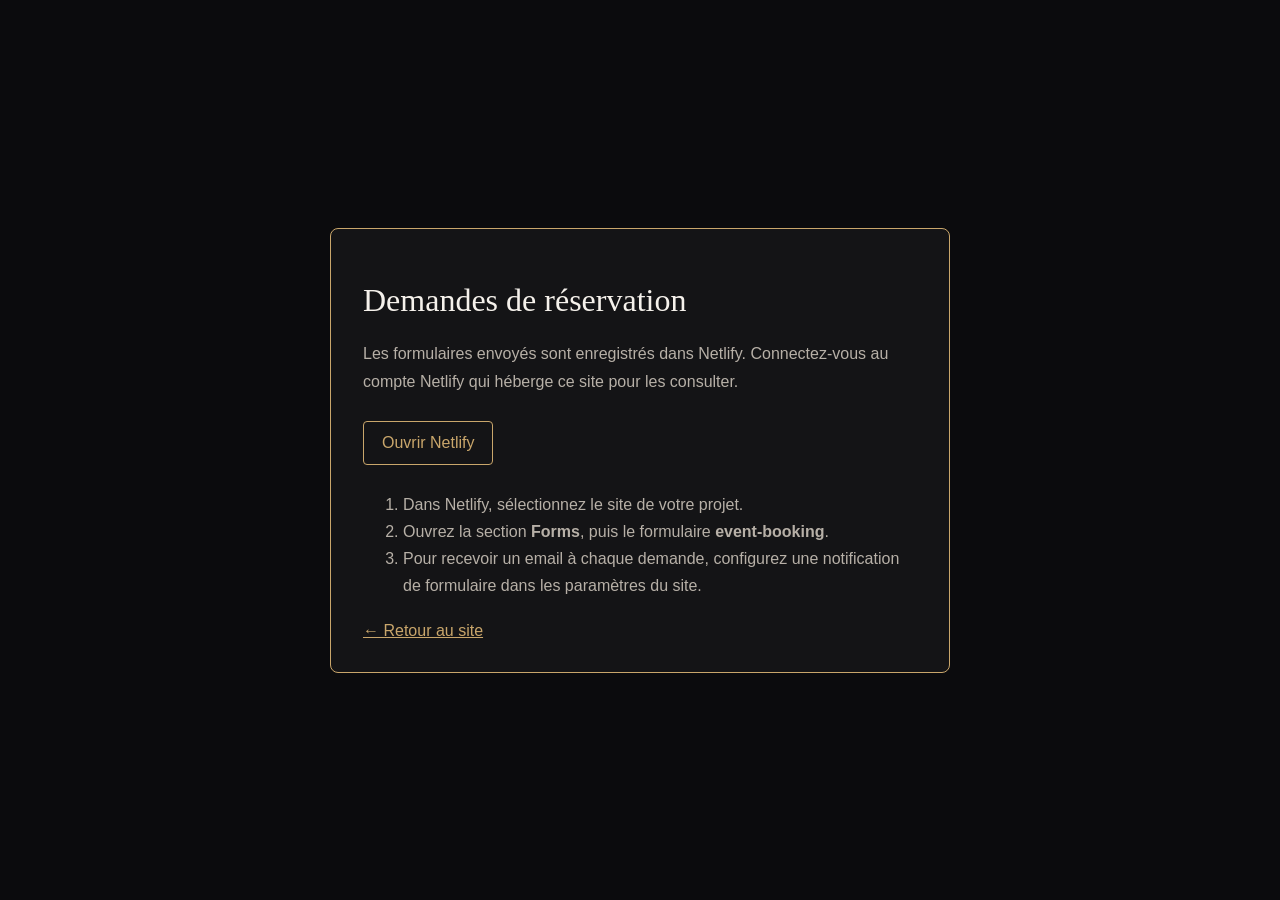
<file: admin.html>
<!DOCTYPE html>
<html lang="fr">
<head>
  <meta charset="UTF-8">
  <meta name="viewport" content="width=device-width, initial-scale=1">
  <title>Administration — Réservations</title>
  <style>
    * { box-sizing: border-box; }
    body {
      margin: 0;
      min-height: 100vh;
      display: grid;
      place-items: center;
      padding: 20px;
      background: #0b0b0d;
      color: #f5f1eb;
      font-family: Arial, sans-serif;
    }
    main {
      width: min(100%, 620px);
      padding: 32px;
      border: 1px solid #c9a66b;
      border-radius: 8px;
      background: #141416;
    }
    h1 { font-family: Georgia, serif; font-weight: 400; }
    p, li { color: #b7b0a7; line-height: 1.7; }
    a.button {
      display: inline-block;
      margin: 10px 0;
      padding: 12px 18px;
      border: 1px solid #c9a66b;
      border-radius: 4px;
      color: #c9a66b;
      text-decoration: none;
    }
    a.button:hover { background: #c9a66b; color: #111; }
    .back { display: block; margin-top: 22px; color: #c9a66b; }
  </style>
</head>
<body>
  <main>
    <h1>Demandes de réservation</h1>
    <p>Les formulaires envoyés sont enregistrés dans Netlify. Connectez-vous au compte Netlify qui héberge ce site pour les consulter.</p>

    <a class="button" href="https://app.netlify.com/" target="_blank" rel="noopener">
      Ouvrir Netlify
    </a>

    <ol>
      <li>Dans Netlify, sélectionnez le site de votre projet.</li>
      <li>Ouvrez la section <strong>Forms</strong>, puis le formulaire <strong>event-booking</strong>.</li>
      <li>Pour recevoir un email à chaque demande, configurez une notification de formulaire dans les paramètres du site.</li>
    </ol>

    <a class="back" href="index.html">← Retour au site</a>
  </main>
</body>
</html>
</file>
<file: style.css>
* { margin:0; padding:0; box-sizing:border-box; }

:root {
  --bg: #0a0a0c;
  --bg-alt: #101014;
  --bg-card: #16161c;
  --gold: #c9a87c;
  --gold-soft: #e0c9a8;
  --gold-deep: #b39262;
  --text: #f5f2ed;
  --muted: #a8a39b;
  --line: #26262c;
  --flux-blue: #1a6b8a;
  --flux-glow: rgba(26, 107, 138, 0.25);
  --admin-purple: #6b4c8a;
  --success: #2d7a4d;
  --danger: #8a3a3a;
  --warning: #b8863a;
  --radius: 6px;
  --transition: 0.3s cubic-bezier(0.22, 1, 0.36, 1);
}

html { scroll-behavior: smooth; }

body {
  isolation: isolate;
  background: var(--bg);
  color: var(--text);
  font-family: 'Inter', sans-serif;
  line-height: 1.7;
  background-image:
    radial-gradient(ellipse at 20% 10%, rgba(201,168,124,0.06) 0%, transparent 50%),
    radial-gradient(ellipse at 80% 80%, rgba(26,107,138,0.05) 0%, transparent 50%),
    linear-gradient(180deg, #0a0a0c 0%, #101014 100%);
  background-attachment: fixed;
  overflow-x: hidden;
}

/* Language Toggle Bar */
.lang-bar {
  position: fixed; top: 0; left: 0; right: 0; z-index: 101;
  background: rgba(10,10,12,0.95);
  backdrop-filter: blur(16px);
  border-bottom: 1px solid var(--line);
  padding: 0.5rem 5%;
  display: flex; justify-content: flex-end; align-items: center; gap: 1rem;
  font-size: 0.78rem; letter-spacing: 0.06em;
}
.lang-bar span { color: var(--muted); }
.lang-toggle {
  display: flex; align-items: center; gap: 0.4rem;
  background: var(--bg-card); border: 1px solid var(--line);
  border-radius: 20px; padding: 0.25rem 0.6rem;
  cursor: pointer; transition: var(--transition);
}
.lang-toggle:hover { border-color: var(--gold); }
.lang-toggle .active { color: var(--gold); font-weight: 500; }
.lang-toggle .inactive { color: var(--muted); }

nav {
  position: fixed; top: 34px; width:100%; z-index:100;
  background: rgba(10,10,12,0.92); backdrop-filter: blur(12px);
  border-bottom: 1px solid var(--line);
  padding: 1.1rem 5%;
  display: flex; justify-content: space-between; align-items: center;
  transition: var(--transition);
}
nav .logo {
  font-family: 'Playfair Display', serif; font-size: 1.35rem;
  letter-spacing: 0.04em; color: var(--text); text-decoration: none;
}
nav ul { display: flex; gap: 2rem; list-style: none; align-items: center; }
nav a {
  color: var(--muted); text-decoration: none; font-size: 0.88rem;
  letter-spacing: 0.04em; transition: var(--transition);
}
nav a:hover { color: var(--gold); }
.nav-auth { display: flex; gap: 0.8rem; align-items: center; }
.nav-auth button {
  background: transparent; border: 1px solid var(--line); color: var(--muted);
  padding: 0.45rem 1rem; border-radius: var(--radius); cursor: pointer;
  font-family: 'Inter', sans-serif; font-size: 0.82rem; letter-spacing: 0.04em;
  transition: var(--transition); text-decoration: none; display: inline-block;
}
.nav-auth button:hover { border-color: var(--gold); color: var(--gold); }

/* Bouton Booking doré quand le formulaire est ouvert */
.nav-auth .booking-nav-btn.active {
  background: var(--gold);
  border-color: var(--gold);
  color: #0a0a0c;
}
.nav-auth .booking-nav-btn.active:hover {
  background: var(--gold-soft);
  border-color: var(--gold-soft);
  color: #0a0a0c;
}

/* HERO */
.hero {
  min-height: 100vh; display: flex; align-items: flex-end;
  padding: 0 5% 7rem;
  position: relative;
  background: transparent;
  overflow: hidden;
}
.hero-content { position: relative; z-index: 2; max-width: 820px; }
.hero h1 {
  font-family: 'Playfair Display', serif;
  font-size: clamp(4rem, 9vw, 7.5rem);
  font-weight: 400; line-height: 0.88; letter-spacing: -0.03em;
  margin-bottom: 0.8rem;
  background: linear-gradient(180deg, #f5f2ed 0%, #c9a87c 100%);
  -webkit-background-clip: text;
  background-clip: text;
  -webkit-text-fill-color: transparent;
}
.hero .tag {
  font-family: 'Playfair Display', serif; font-style: italic;
  color: var(--gold); font-size: 1.45rem; margin-bottom: 1.5rem;
}
.hero p { max-width: 540px; color: var(--muted); font-weight: 300; font-size: 1.15rem; }

section { padding: 5.5rem 5%; max-width: 1100px; margin: 0 auto; }
h2 {
  font-family: 'Playfair Display', serif;
  font-size: clamp(2.4rem, 4.5vw, 3.4rem);
  font-weight: 400; margin-bottom: 1.5rem;
}
.lead { font-size: 1.25rem; color: var(--muted); margin-bottom: 2rem; max-width: 700px; }
.bio p, .music p { margin-bottom: 1.4rem; color: #d0ccc5; font-weight: 300; }
.bio h3, .music h3 {
  font-family: 'Playfair Display', serif; font-size: 1.6rem;
  margin: 2.5rem 0 1rem; color: var(--gold-soft);
}

.timeline { position: relative; margin-top: 2rem; padding-left: 2rem; }
.timeline::before {
  content: ''; position: absolute; left: 0; top: 0; bottom: 0;
  width: 1px; background: var(--line);
}
.timeline-item { margin-bottom: 2.8rem; position: relative; }
.timeline-item::before {
  content: ''; position: absolute; left: -2.35rem; top: 0.4rem;
  width: 9px; height: 9px; border-radius: 50%;
  background: var(--gold); border: 2px solid var(--bg);
}
.timeline-item .year {
  font-family: 'Playfair Display', serif; color: var(--gold);
  font-size: 1.15rem; margin-bottom: 0.3rem;
}
.timeline-item strong { display: block; font-weight: 500; margin-bottom: 0.4rem; }

.album-grid {
  display: grid; grid-template-columns: repeat(auto-fill, minmax(280px, 1fr));
  gap: 1.5rem; margin-top: 2rem;
}
.album-card {
  display: block; text-decoration: none; color: inherit;
  background: var(--bg-card); border: 1px solid var(--line);
  padding: 1.6rem; transition: var(--transition); border-radius: var(--radius);
}
.album-card:hover { border-color: var(--gold); transform: translateY(-2px); }
.album-card .year { color: var(--gold); font-size: 0.85rem; letter-spacing: 0.05em; }
.album-card h4 {
  font-family: 'Playfair Display', serif; font-size: 1.35rem;
  margin: 0.4rem 0 0.6rem; font-weight: 400;
}
.album-card p { color: var(--muted); font-size: 0.95rem; font-weight: 300; }

/* TOUR SECTION */
.tour-section {
  padding: 5rem 5%; position: relative;
  background:
    radial-gradient(ellipse at 10% 20%, rgba(201,168,124,0.06) 0%, transparent 50%),
    radial-gradient(ellipse at 90% 80%, rgba(26,107,138,0.06) 0%, transparent 50%),
    linear-gradient(180deg, #101014 0%, #0a0a0c 100%);
  border-top: 1px solid var(--line);
  border-bottom: 1px solid var(--line);
  max-width: 100%;
}
.tour-section > * { max-width: 1100px; margin-left: auto; margin-right: auto; }

.date-row {
  display: grid; grid-template-columns: 130px 1fr 140px;
  padding: 1.2rem 0; border-bottom: 1px solid var(--line);
  align-items: center; transition: var(--transition);
}
.date-row:hover { background: rgba(201,168,124,0.03); }
.date-row:last-child { border-bottom: none; }
.date-row .d { font-family: 'Playfair Display', serif; color: var(--gold); }
.date-row .v strong { display: block; }
.date-row .v span { color: var(--muted); font-size: 0.9rem; }
.badge {
  font-size: 0.75rem; letter-spacing: 0.08em; text-transform: uppercase;
  padding: 0.35rem 0.8rem; border-radius: 3px; text-align: center;
}
.badge.ok { background: var(--success); }
.badge.sold { background: var(--danger); }
.badge.prem { background: var(--gold); color: #0a0a0c; }
.badge.flux { background: var(--flux-blue); color: #fff; }

footer {
  padding: 4rem 5%; text-align: center;
  border-top: 1px solid var(--line); color: var(--muted); font-size: 0.9rem;
}
footer a { color: var(--gold); text-decoration: none; }

.contact-box {
  background: var(--bg-card); border: 1px solid var(--line);
  padding: 2.5rem; margin-top: 2rem; max-width: 600px;
  border-radius: var(--radius);
}

/* DASHBOARD */
.dashboard-overlay {
  position: fixed; inset: 0; z-index: 200;
  background: rgba(8,8,10,0.97); backdrop-filter: blur(20px);
  display: none; align-items: center; justify-content: center; padding: 2rem;
}
.dashboard-overlay.active { display: flex; }

.buffer-screen {
  display: none; flex-direction: column; align-items: center;
  justify-content: center; gap: 2rem; text-align: center;
}
.buffer-screen.active { display: flex; }
.buffer-screen .flux-logo {
  font-family: 'Playfair Display', serif; font-size: 2.2rem;
  color: var(--gold); letter-spacing: 0.06em;
}
.buffer-screen .flux-logo span { color: var(--flux-blue); }
.buffer-ring {
  width: 72px; height: 72px; border-radius: 50%;
  border: 2px solid var(--line); border-top-color: var(--flux-blue);
  animation: spin 1s linear infinite;
}
@keyframes spin { to { transform: rotate(360deg); } }
.buffer-text { color: var(--muted); font-size: 0.95rem; letter-spacing: 0.04em; }
.buffer-countdown {
  font-family: 'Playfair Display', serif; font-size: 3.5rem;
  color: var(--gold); line-height: 1;
}
.buffer-bar {
  width: 260px; height: 3px; background: var(--line);
  border-radius: 2px; overflow: hidden;
}
.buffer-bar .fill {
  height: 100%; width: 0%;
  background: linear-gradient(90deg, var(--flux-blue), var(--gold));
  transition: width 0.4s ease; border-radius: 2px;
}

.dashboard-panel {
  display: none; width: 100%; max-width: 960px; max-height: 90vh;
  background: var(--bg-card); border: 1px solid var(--line);
  border-radius: 12px; overflow: hidden; flex-direction: column;
  box-shadow: 0 40px 80px rgba(0,0,0,0.6);
}
.dashboard-panel.active { display: flex; }

.dash-header {
  padding: 1.5rem 2rem; border-bottom: 1px solid var(--line);
  display: flex; justify-content: space-between; align-items: center;
  background: var(--bg-alt);
}
.dash-header .dash-title {
  font-family: 'Playfair Display', serif; font-size: 1.5rem; color: var(--text);
}
.dash-header .dash-title span { color: var(--gold); }
.dash-header .flux-tag {
  font-size: 0.7rem; letter-spacing: 0.1em; text-transform: uppercase;
  color: var(--flux-blue); border: 1px solid var(--flux-blue);
  padding: 0.2rem 0.6rem; border-radius: 3px;
}
.dash-close {
  background: transparent; border: 1px solid var(--line); color: var(--muted);
  width: 36px; height: 36px; border-radius: 50%; cursor: pointer;
  font-size: 1.1rem; transition: var(--transition);
}
.dash-close:hover { border-color: var(--gold); color: var(--gold); }

.dash-body {
  padding: 2rem; overflow-y: auto; display: flex;
  flex-direction: column; gap: 1.8rem;
}

.dash-welcome {
  display: flex; justify-content: space-between; align-items: flex-start;
  flex-wrap: wrap; gap: 1rem;
}
.dash-welcome h3 {
  font-family: 'Playfair Display', serif; font-size: 1.8rem; font-weight: 400;
}
.dash-welcome p { color: var(--muted); font-size: 0.92rem; }

.ticket-view { display: flex; flex-direction: column; gap: 1.5rem; }
.ticket-card {
  background: linear-gradient(135deg, rgba(201,168,124,0.12), rgba(26,107,138,0.10));
  border: 1px solid rgba(201,168,124,0.4);
  border-radius: 16px; padding: 1.8rem 2rem;
  position: relative; overflow: hidden;
  box-shadow: 0 12px 30px rgba(0,0,0,0.3);
}
.ticket-card::before {
  content: ''; position: absolute; top: 0; left: 0; right: 0;
  height: 4px; background: linear-gradient(90deg, var(--gold), var(--flux-blue), var(--gold));
}
.ticket-header {
  display: flex; justify-content: space-between; align-items: center; margin-bottom: 1rem;
}
.ticket-header .ticket-type {
  font-size: 0.7rem; letter-spacing: 0.12em; text-transform: uppercase;
  color: var(--gold); border: 1px solid var(--gold);
  padding: 0.2rem 0.8rem; border-radius: 20px;
}
.ticket-header .ticket-id { font-size: 0.75rem; color: var(--muted); font-family: monospace; }
.ticket-main {
  display: flex; justify-content: space-between; align-items: flex-end;
  flex-wrap: wrap; gap: 1rem;
}
.ticket-main h3 {
  font-family: 'Playfair Display', serif; font-size: 2rem;
  font-weight: 400; color: var(--text); line-height: 1.2;
}
.ticket-main .ticket-venue { color: var(--muted); font-size: 0.95rem; }
.ticket-countdown { text-align: right; }
.ticket-countdown .label {
  font-size: 0.65rem; letter-spacing: 0.1em; text-transform: uppercase;
  color: var(--muted);
}
.ticket-countdown .days {
  font-family: 'Playfair Display', serif; font-size: 3rem;
  color: var(--gold); line-height: 1;
}
.ticket-countdown .days small {
  font-size: 0.9rem; font-family: 'Inter', sans-serif; color: var(--muted);
}
.ticket-footer {
  margin-top: 1.2rem; display: flex; justify-content: space-between;
  align-items: center; border-top: 1px dashed var(--line);
  padding-top: 1rem; font-size: 0.8rem; color: var(--muted);
}
.ticket-footer .barcode { display: flex; gap: 2px; height: 28px; }
.ticket-footer .barcode span { display: block; width: 2px; background: var(--muted); opacity: 0.6; }
.ticket-footer .barcode span:nth-child(3n) { height: 20px; margin-top: 8px; }
.ticket-footer .barcode span:nth-child(5n) { height: 16px; margin-top: 12px; }
.no-ticket { color: var(--muted); font-style: italic; padding: 2rem 0; text-align: center; }

.dash-bookings { border: 1px solid var(--line); border-radius: var(--radius); overflow: hidden; }
.dash-bookings .booking-header {
  background: var(--bg-alt); padding: 1rem 1.5rem;
  display: grid; grid-template-columns: 100px 1fr 120px 100px;
  font-size: 0.75rem; letter-spacing: 0.06em; text-transform: uppercase;
  color: var(--muted); border-bottom: 1px solid var(--line);
}
.booking-row {
  display: grid; grid-template-columns: 100px 1fr 120px 100px;
  padding: 1rem 1.5rem; border-bottom: 1px solid var(--line);
  align-items: center; font-size: 0.9rem; transition: var(--transition);
}
.booking-row:hover { background: rgba(26,107,138,0.04); }
.booking-row:last-child { border-bottom: none; }
.booking-row .b-date { font-family: 'Playfair Display', serif; color: var(--gold); }
.booking-row .b-venue { color: var(--text); }
.booking-row .b-venue span { display: block; font-size: 0.8rem; color: var(--muted); }
.booking-row .b-status {
  font-size: 0.75rem; padding: 0.25rem 0.6rem;
  border-radius: 3px; text-align: center;
}
.b-status.confirmed { background: var(--success); color: #fff; }
.b-status.pending { background: var(--warning); color: #0a0a0c; }

.dash-footer {
  padding: 1.2rem 2rem; border-top: 1px solid var(--line);
  display: flex; justify-content: space-between; align-items: center;
  font-size: 0.8rem; color: var(--muted); background: var(--bg-alt);
}
.dash-footer a { color: var(--flux-blue); text-decoration: none; }

/* MODALS */
.modal-overlay {
  position: fixed; inset: 0; z-index: 300;
  background: rgba(8,8,10,0.85); backdrop-filter: blur(8px);
  display: none; align-items: center; justify-content: center; padding: 2rem;
}
.modal-overlay.active { display: flex; }
.modal-box {
  background: var(--bg-card); border: 1px solid var(--line);
  border-radius: 12px; padding: 2.5rem; width: 100%; max-width: 420px;
}
.modal-box h3 {
  font-family: 'Playfair Display', serif; font-size: 1.6rem; margin-bottom: 1.5rem;
}
.modal-box h3 span { color: var(--gold); }
.modal-box label {
  display: block; font-size: 0.78rem; letter-spacing: 0.06em;
  text-transform: uppercase; color: var(--muted); margin-bottom: 0.4rem;
}
.modal-box input {
  width: 100%; padding: 0.8rem 1rem; background: var(--bg-alt);
  border: 1px solid var(--line); border-radius: var(--radius);
  color: var(--text); font-family: 'Inter', sans-serif; font-size: 0.95rem;
  margin-bottom: 1.2rem; transition: var(--transition);
}
.modal-box input:focus { outline: none; border-color: var(--gold); }
.modal-box .modal-actions { display: flex; gap: 0.8rem; margin-top: 0.5rem; }
.modal-box .modal-actions button {
  flex: 1; padding: 0.8rem; border-radius: var(--radius); cursor: pointer;
  font-family: 'Inter', sans-serif; font-size: 0.9rem; transition: var(--transition);
}
.modal-box .modal-actions .btn-primary {
  background: var(--gold); border: 1px solid var(--gold);
  color: #0a0a0c; font-weight: 500;
}
.modal-box .modal-actions .btn-primary:hover { background: var(--gold-soft); }
.modal-box .modal-actions .btn-secondary {
  background: transparent; border: 1px solid var(--line); color: var(--muted);
}
.modal-box .modal-actions .btn-secondary:hover { border-color: var(--muted); color: var(--text); }
.modal-box .modal-hint {
  font-size: 0.78rem; color: var(--muted); margin-top: 1rem; text-align: center;
}
.modal-box .modal-hint code {
  background: var(--bg-alt); padding: 0.15rem 0.4rem;
  border-radius: 3px; font-size: 0.8rem; color: var(--gold-soft);
}

/* FORMULAIRE PUBLIC DE RÉSERVATION */
#publicBookingModal {
  z-index: 400;
}
#publicBookingModal .modal-box {
  position: relative;
  max-width: 560px;
  max-height: 85vh;
  overflow-y: auto;
}
#publicBookingModal .booking-close {
  position: absolute;
  top: 0.7rem;
  right: 0.9rem;
  width: 36px;
  height: 36px;
  border: 1px solid var(--line);
  border-radius: 50%;
  background: transparent;
  color: var(--gold);
  font-size: 1.4rem;
  cursor: pointer;
}
#publicBookingModal .booking-close:hover { border-color: var(--gold); }
#publicBookingModal .booking-intro {
  color: var(--muted);
  font-size: 0.9rem;
  margin: -0.7rem 0 1.4rem;
}
#publicBookingModal textarea {
  width: 100%;
  padding: 0.8rem 1rem;
  margin-bottom: 1.2rem;
  background: var(--bg-alt);
  border: 1px solid var(--line);
  border-radius: var(--radius);
  color: var(--text);
  font-family: 'Inter', sans-serif;
  font-size: 0.95rem;
  resize: vertical;
}
#publicBookingModal textarea:focus {
  outline: none;
  border-color: var(--gold);
}
#bookingFormStatus {
  color: var(--gold-soft);
  font-size: 0.9rem;
  margin: 0.5rem 0;
}

/* ADMIN PAGE */
body.admin-page {
  background: var(--bg);
  min-height: 100vh;
  display: flex;
  flex-direction: column;
  background-image: none;
}
.admin-topbar {
  padding: 1rem 5%;
  background: rgba(10,10,12,0.95);
  backdrop-filter: blur(12px);
  border-bottom: 1px solid var(--line);
  display: flex;
  justify-content: space-between;
  align-items: center;
  position: sticky;
  top: 0;
  z-index: 50;
}
.admin-topbar .brand {
  font-family: 'Playfair Display', serif;
  font-size: 1.25rem;
  color: var(--text);
  text-decoration: none;
  letter-spacing: 0.04em;
}
.admin-topbar .brand span { color: var(--admin-purple); }
.admin-topbar .back-link {
  color: var(--muted);
  text-decoration: none;
  font-size: 0.85rem;
  border: 1px solid var(--line);
  padding: 0.4rem 0.9rem;
  border-radius: var(--radius);
  transition: var(--transition);
}
.admin-topbar .back-link:hover { border-color: var(--gold); color: var(--gold); }

.admin-login-wrap {
  flex: 1;
  display: flex;
  align-items: center;
  justify-content: center;
  padding: 3rem 1.5rem;
}
.admin-login-box {
  background: var(--bg-card);
  border: 1px solid var(--line);
  border-radius: 12px;
  padding: 2.5rem;
  width: 100%;
  max-width: 420px;
  box-shadow: 0 30px 60px rgba(0,0,0,0.5);
}
.admin-login-box h2 {
  font-family: 'Playfair Display', serif; font-size: 1.8rem; margin-bottom: 0.4rem;
}
.admin-login-box h2 span { color: var(--admin-purple); }
.admin-login-box .sub { color: var(--muted); font-size: 0.9rem; margin-bottom: 1.8rem; }
.admin-login-box label {
  display: block; font-size: 0.75rem; letter-spacing: 0.06em;
  text-transform: uppercase; color: var(--muted); margin-bottom: 0.4rem;
}
.admin-login-box input {
  width: 100%; padding: 0.8rem 1rem; background: var(--bg-alt);
  border: 1px solid var(--line); border-radius: var(--radius);
  color: var(--text); font-family: 'Inter', sans-serif; font-size: 0.95rem;
  margin-bottom: 1.2rem; transition: var(--transition);
}
.admin-login-box input:focus { outline: none; border-color: var(--admin-purple); }
.admin-login-box button {
  width: 100%; padding: 0.9rem; background: var(--admin-purple);
  border: 1px solid var(--admin-purple); color: #fff;
  border-radius: var(--radius); font-family: 'Inter', sans-serif;
  font-size: 0.95rem; font-weight: 500; cursor: pointer; transition: var(--transition);
}
.admin-login-box button:hover { background: #7d5aa0; }
.admin-login-box .hint { margin-top: 1rem; font-size: 0.78rem; color: var(--muted); text-align: center; }
.admin-login-box .hint code {
  background: var(--bg-alt); padding: 0.15rem 0.4rem;
  border-radius: 3px; color: var(--gold-soft);
}
.admin-login-box .error {
  color: var(--danger); font-size: 0.85rem; margin-top: -0.5rem;
  margin-bottom: 1rem; display: none;
}

.admin-main {
  flex: 1; display: none; padding: 2.5rem 5%; max-width: 1100px;
  width: 100%; margin: 0 auto; flex-direction: column; gap: 2rem;
}
.admin-main.active { display: flex; }
.admin-head {
  display: flex; justify-content: space-between; align-items: flex-end;
  flex-wrap: wrap; gap: 1rem;
}
.admin-head h1 { font-family: 'Playfair Display', serif; font-size: 2.2rem; font-weight: 400; }
.admin-head h1 span { color: var(--admin-purple); }
.admin-head p { color: var(--muted); font-size: 0.9rem; }
.admin-head .actions { display: flex; gap: 0.8rem; }
.admin-head .actions button {
  background: transparent; border: 1px solid var(--line); color: var(--muted
</file>
